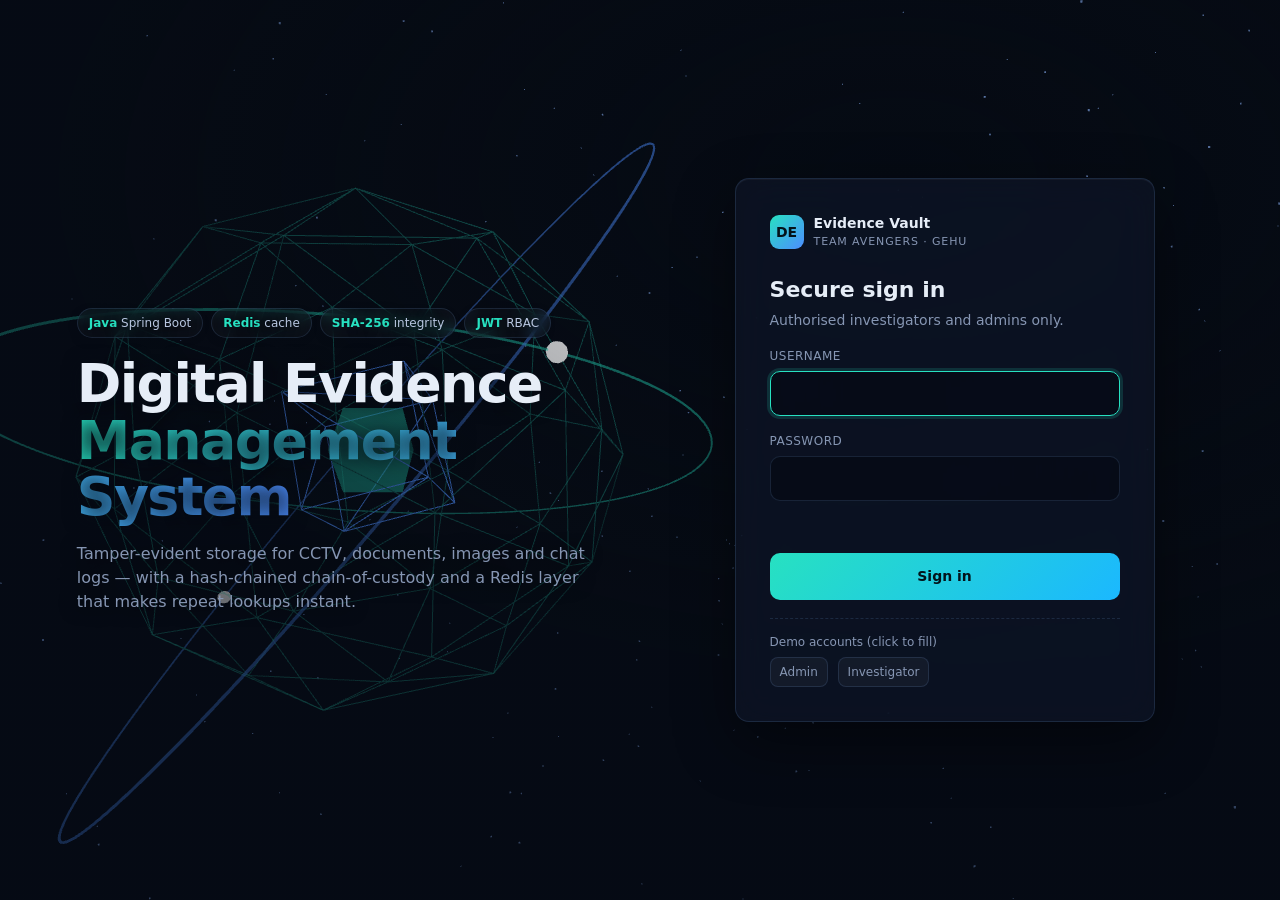
<file: src/main/resources/static/dashboard.html>
<!doctype html>
<html lang="en"><head>
<meta charset="utf-8"><meta name="viewport" content="width=device-width,initial-scale=1">
<title>Dashboard · Digital Evidence System</title>
<link rel="stylesheet" href="css/style.css">
</head><body>
<canvas id="bg3d" data-mode="compact" style="opacity:.55"></canvas><div class="veil"></div>
<div class="app">
  <aside class="side">
    <div class="brand"><div class="logo">DE</div><div><b>Evidence Vault</b><small>Redis · Spring Boot</small></div></div>
    <nav class="nav" id="nav">
      <a data-v="overview" class="on"><svg viewBox="0 0 24 24" fill="none" stroke="currentColor" stroke-width="2"><rect x="3" y="3" width="7" height="9"/><rect x="14" y="3" width="7" height="5"/><rect x="14" y="12" width="7" height="9"/><rect x="3" y="16" width="7" height="5"/></svg>Overview</a>
      <a data-v="cases"><svg viewBox="0 0 24 24" fill="none" stroke="currentColor" stroke-width="2"><path d="M3 7h6l2 2h10v10H3z"/></svg>Cases</a>
      <a data-v="evidence"><svg viewBox="0 0 24 24" fill="none" stroke="currentColor" stroke-width="2"><path d="M12 3l8 4v5c0 5-3.5 8-8 9-4.5-1-8-4-8-9V7z"/></svg>Evidence</a>
      <a data-v="audit"><svg viewBox="0 0 24 24" fill="none" stroke="currentColor" stroke-width="2"><path d="M4 6h16M4 12h16M4 18h10"/></svg>Chain of custody</a>
      <a data-v="bench"><svg viewBox="0 0 24 24" fill="none" stroke="currentColor" stroke-width="2"><path d="M13 2L4 14h7l-1 8 9-12h-7z"/></svg>Cache benchmark</a>
    </nav>
    <div class="me"><b id="meName">…</b><span class="role" id="meRole"></span><div style="margin-top:10px"><button class="btn ghost sm" id="logout">Sign out</button></div></div>
  </aside>

  <main class="main">
    <!-- OVERVIEW -->
    <section class="view on" id="v-overview">
      <div class="top"><div><h1>Command overview</h1><div class="muted">Live numbers from MySQL/H2 and Redis</div></div><button class="btn ghost sm" onclick="loadOverview()">Refresh</button></div>
      <div class="grid cards" id="cards"></div>
      <div class="grid two">
        <div class="glass panel"><h3>Request flow <span class="muted" style="font-weight:400">3D · live</span></h3>
          <canvas id="flow3d"></canvas>
          <div class="legend"><span><i class="dot" style="background:#34d399"></i>Cache HIT (App → Redis → App)</span><span><i class="dot" style="background:#ffb547"></i>Cache MISS (→ DB → Redis)</span></div>
          <div class="row" style="margin-top:12px"><button class="btn sm" id="demoRead">Simulate lookup</button><span class="muted" id="demoOut">Open any evidence twice to see MISS → HIT.</span></div>
        </div>
        <div class="grid" style="align-content:start">
          <div class="glass panel"><h3>Cache hit ratio</h3>
            <div class="big" id="ratio">0%</div>
            <div class="bars"><div class="bar"><div class="lbl"><span>Hits</span><b id="hitN">0</b></div><div class="track"><div class="fill" id="hitBar" style="background:var(--good)"></div></div></div>
            <div class="bar"><div class="lbl"><span>Misses</span><b id="missN">0</b></div><div class="track"><div class="fill" id="missBar" style="background:var(--warn)"></div></div></div></div>
          </div>
          <div class="glass panel"><h3>Evidence by type</h3><div class="bars" id="types"></div></div>
        </div>
      </div>
    </section>

    <!-- CASES -->
    <section class="view" id="v-cases">
      <div class="top"><div><h1>Cases</h1><div class="muted">Each case groups its evidence</div></div></div>
      <div class="glass panel" style="margin-bottom:16px"><h3>Open new case</h3>
        <form id="caseForm" class="form2">
          <div><label>Title</label><input id="cTitle" required placeholder="e.g. ATM skimming – Rajpur Road"></div>
          <div style="grid-column:span 2"><label>Description</label><input id="cDesc" placeholder="Short summary"></div>
          <div style="align-self:end"><button class="btn" style="width:100%">Create case</button></div>
        </form></div>
      <div class="glass panel tablewrap"><table><thead><tr><th>Case no.</th><th>Title</th><th>Status</th><th>Opened by</th><th>Source</th><th></th></tr></thead><tbody id="caseRows"></tbody></table></div>
    </section>

    <!-- EVIDENCE -->
    <section class="view" id="v-evidence">
      <div class="top"><div><h1>Evidence</h1><div class="muted">Upload, search, verify and download</div></div>
        <div class="row"><select id="caseSel" style="width:230px"></select><input id="q" placeholder="Search title / file / hash" style="width:230px"></div></div>
      <div class="glass panel" style="margin-bottom:16px"><h3>Upload evidence <span class="muted" style="font-weight:400">SHA-256 is computed on the server</span></h3>
        <form id="upForm" class="form2">
          <div><label>File</label><input type="file" id="upFile" required></div>
          <div><label>Title</label><input id="upTitle" placeholder="Defaults to file name"></div>
          <div><label>Type</label><select id="upType"><option>IMAGE</option><option>VIDEO</option><option>DOCUMENT</option><option>CHAT_LOG</option><option>OTHER</option></select></div>
          <div style="grid-column:span 2"><label>Description</label><input id="upDesc" placeholder="Where / how it was collected"></div>
          <div style="align-self:end"><button class="btn" style="width:100%" id="upBtn">Upload & hash</button></div>
        </form></div>
      <div class="glass panel"><div class="row" style="justify-content:space-between;margin-bottom:8px"><b>Results</b><span id="listSrc"></span></div>
        <div class="tablewrap"><table><thead><tr><th>#</th><th>Title</th><th>Type</th><th>Size</th><th>SHA-256</th><th>Integrity</th><th></th></tr></thead><tbody id="evRows"></tbody></table></div></div>
    </section>

    <!-- AUDIT -->
    <section class="view" id="v-audit">
      <div class="top"><div><h1>Chain of custody</h1><div class="muted">Every entry is hashed together with the previous one</div></div>
        <div class="row"><span id="chainRes"></span><button class="btn sm" id="chainBtn">Verify chain</button></div></div>
      <div class="glass panel tablewrap"><table><thead><tr><th>#</th><th>Time (UTC)</th><th>User</th><th>Action</th><th>Evidence</th><th>Details</th><th>Hash</th></tr></thead><tbody id="auRows"></tbody></table></div>
    </section>

    <!-- BENCH -->
    <section class="view" id="v-bench">
      <div class="top"><div><h1>Cache benchmark</h1><div class="muted">Same query N times: straight from the database vs. from Redis</div></div></div>
      <div class="glass panel" style="margin-bottom:16px"><div class="form2">
        <div><label>Case</label><select id="bCase"></select></div>
        <div><label>Requests</label><select id="bN"><option>200</option><option selected>1000</option><option>3000</option></select></div>
        <div style="align-self:end"><button class="btn" id="bRun" style="width:100%">Run benchmark</button></div></div></div>
      <div class="glass panel" id="bOut"><div class="empty">Press “Run benchmark”.</div></div>
    </section>
  </main>
</div>

<div class="modal" id="modal"><div class="glass box" id="modalBox"></div></div>
<div class="toast" id="toast"></div>
<script src="js/three.min.js"></script><script src="js/bg3d.js"></script><script src="js/flow3d.js"></script><script src="js/api.js"></script><script src="js/dashboard.js"></script>
</body></html>
</file>
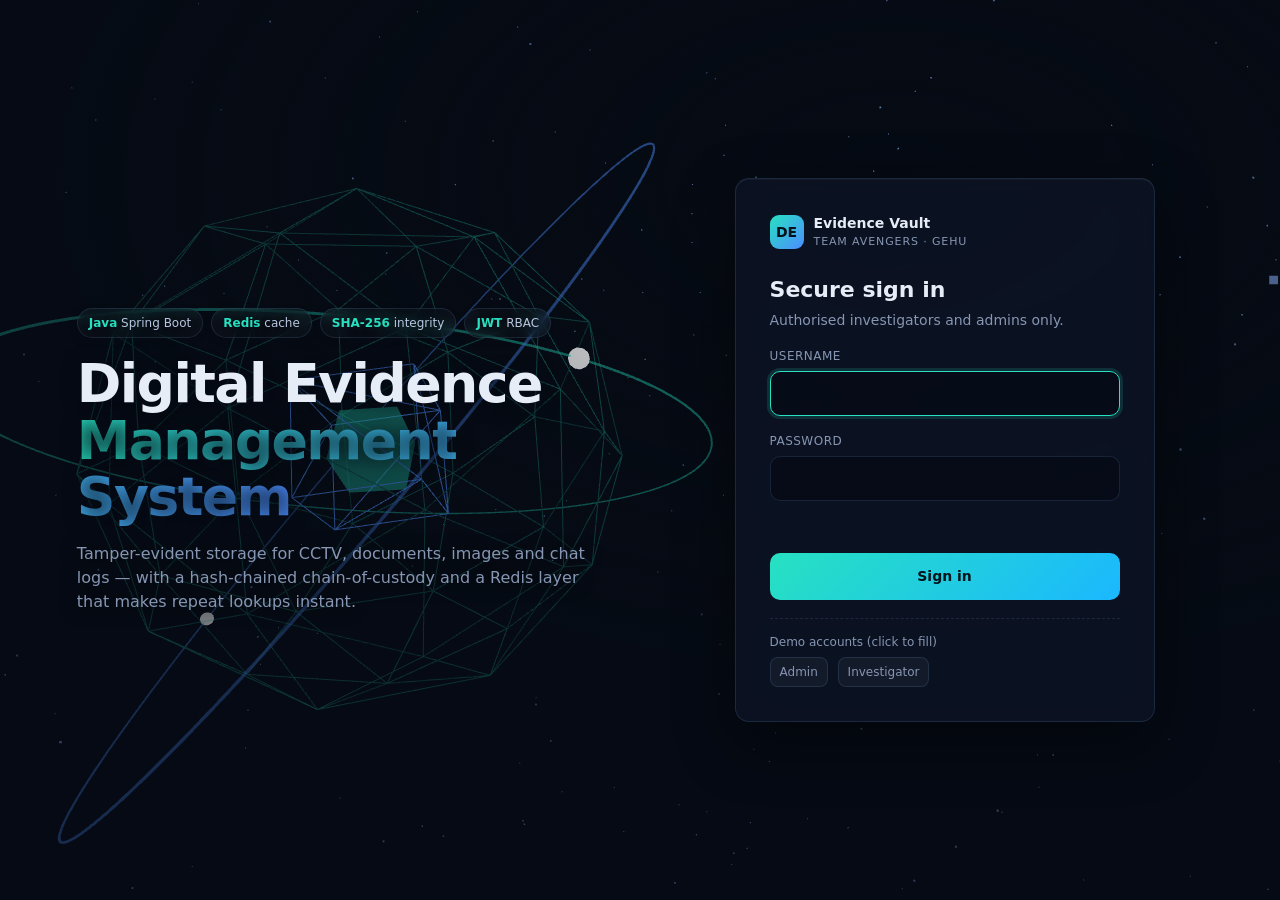
<file: src/main/resources/static/login.html>
<!doctype html>
<html lang="en"><head>
<meta charset="utf-8"><meta name="viewport" content="width=device-width,initial-scale=1">
<title>Sign in · Digital Evidence System</title>
<link rel="stylesheet" href="css/style.css">
</head><body>
<canvas id="bg3d"></canvas><div class="veil"></div>
<div class="login-wrap">
  <section class="hero">
    <div class="chips"><span class="chip"><b>Java</b> Spring Boot</span><span class="chip"><b>Redis</b> cache</span><span class="chip"><b>SHA-256</b> integrity</span><span class="chip"><b>JWT</b> RBAC</span></div>
    <h1 style="margin-top:18px">Digital Evidence<br><span>Management System</span></h1>
    <p>Tamper-evident storage for CCTV, documents, images and chat logs — with a hash-chained chain-of-custody and a Redis layer that makes repeat lookups instant.</p>
  </section>
  <form class="glass login-card" id="f" autocomplete="on">
    <div class="brand"><div class="logo">DE</div><div><b>Evidence Vault</b><small>Team Avengers · GEHU</small></div></div>
    <h2>Secure sign in</h2><div class="muted">Authorised investigators and admins only.</div>
    <label for="u">Username</label><input id="u" name="username" required autofocus autocomplete="username">
    <label for="p">Password</label><input id="p" name="password" type="password" required autocomplete="current-password">
    <div class="err" id="err" role="alert"></div>
    <button class="btn block" id="go" type="submit">Sign in</button>
    <div class="demo">Demo accounts (click to fill)<br>
      <button type="button" data-u="admin" data-p="admin123">Admin</button>
      <button type="button" data-u="investigator" data-p="invest123">Investigator</button>
    </div>
  </form>
</div>
<script src="js/three.min.js"></script><script src="js/bg3d.js"></script><script src="js/api.js"></script>
<script>
if (API.token()) location.href = 'dashboard.html';
document.querySelectorAll('.demo button').forEach(b => b.onclick = () => { u.value = b.dataset.u; p.value = b.dataset.p; });
f.onsubmit = async e => {
  e.preventDefault(); err.textContent = ''; go.disabled = true; go.textContent = 'Authenticating…';
  try {
    const r = await API.post('/api/auth/login', { username: u.value, password: p.value });
    sessionStorage.setItem('token', r.token); sessionStorage.setItem('user', JSON.stringify(r));
    location.href = 'dashboard.html';
  } catch (x) { err.textContent = x.message; go.disabled = false; go.textContent = 'Sign in'; }
};
</script>
</body></html>
</file>
<file: src/main/resources/static/css/style.css>
:root{
  --bg:#060b14; --panel:rgba(14,22,38,.72); --panel-solid:#0e1626; --line:rgba(120,160,220,.16);
  --text:#e6edf7; --muted:#8696b3; --accent:#27e1c1; --accent2:#4d8dff; --warn:#ffb547; --bad:#ff5d73; --good:#34d399;
  --radius:14px; --mono:ui-monospace,SFMono-Regular,Menlo,Consolas,monospace;
}
*{box-sizing:border-box;margin:0;padding:0}
html,body{height:100%}
body{background:var(--bg);color:var(--text);font-family:Inter,system-ui,-apple-system,"Segoe UI",Roboto,sans-serif;font-size:14px;line-height:1.5;overflow-x:hidden}
#bg3d{position:fixed;inset:0;z-index:0;width:100%;height:100%;display:block}
.veil{position:fixed;inset:0;z-index:1;background:radial-gradient(1200px 700px at 70% 20%,transparent,rgba(6,11,20,.55) 70%)}
button,input,select,textarea{font:inherit;color:inherit}
.mono{font-family:var(--mono)}
.muted{color:var(--muted)}
a{color:var(--accent)}

/* ---------- login ---------- */
.login-wrap{position:relative;z-index:2;min-height:100vh;display:grid;grid-template-columns:1.1fr 1fr;align-items:center;gap:40px;padding:40px 6vw}
.hero h1{font-size:clamp(30px,4.2vw,54px);line-height:1.05;letter-spacing:-.03em;font-weight:700}
.hero h1 span{background:linear-gradient(90deg,var(--accent),var(--accent2));-webkit-background-clip:text;background-clip:text;color:transparent}
.hero{text-shadow:0 2px 18px rgba(6,11,20,.9)}
.hero p{margin-top:16px;color:var(--muted);max-width:520px;font-size:16px}
.chips{display:flex;flex-wrap:wrap;gap:8px;margin-top:22px}
.chip{border:1px solid var(--line);background:rgba(255,255,255,.03);padding:5px 11px;border-radius:999px;font-size:12px;color:#b8c6e0;backdrop-filter:blur(6px)}
.chip b{color:var(--accent);font-weight:600}
.glass{background:var(--panel);border:1px solid var(--line);border-radius:var(--radius);backdrop-filter:blur(18px) saturate(140%);-webkit-backdrop-filter:blur(18px) saturate(140%);box-shadow:0 20px 60px rgba(0,0,0,.45),inset 0 1px 0 rgba(255,255,255,.04)}
.login-card{padding:34px;max-width:420px;width:100%;justify-self:center}
.brand{display:flex;align-items:center;gap:10px;margin-bottom:22px}
.logo{width:34px;height:34px;border-radius:9px;background:linear-gradient(135deg,var(--accent),var(--accent2));display:grid;place-items:center;color:#04121a;font-weight:800}
.brand small{display:block;color:var(--muted);font-size:11px;letter-spacing:.08em;text-transform:uppercase}
.login-card h2{font-size:22px;margin-bottom:4px}
label{display:block;font-size:12px;color:var(--muted);margin:16px 0 6px;letter-spacing:.04em;text-transform:uppercase}
input,select,textarea{width:100%;background:rgba(5,10,20,.7);border:1px solid var(--line);border-radius:10px;padding:11px 13px;outline:none;transition:border .15s,box-shadow .15s}
input:focus,select:focus,textarea:focus{border-color:var(--accent);box-shadow:0 0 0 3px rgba(39,225,193,.15)}
input[type=file]{padding:9px}
.btn{cursor:pointer;border:0;border-radius:10px;padding:11px 16px;font-weight:600;background:linear-gradient(135deg,var(--accent),#1bb8ff);color:#03141b;transition:transform .12s,filter .12s,box-shadow .12s}
.btn:hover{filter:brightness(1.08);transform:translateY(-1px);box-shadow:0 8px 22px rgba(39,225,193,.25)}
.btn:disabled{opacity:.6;cursor:wait;transform:none}
.btn.block{width:100%;margin-top:22px;padding:13px}
.btn.ghost{background:transparent;color:var(--text);border:1px solid var(--line)}
.btn.ghost:hover{border-color:var(--accent);box-shadow:none}
.btn.sm{padding:6px 10px;font-size:12px;border-radius:8px}
.btn.danger{background:transparent;border:1px solid rgba(255,93,115,.5);color:var(--bad)}
.err{color:var(--bad);font-size:13px;margin-top:12px;min-height:18px}
.demo{margin-top:18px;border-top:1px dashed var(--line);padding-top:14px;font-size:12px;color:var(--muted)}
.demo button{background:rgba(255,255,255,.04);border:1px solid var(--line);border-radius:8px;padding:5px 9px;cursor:pointer;margin:6px 6px 0 0;font-size:12px}
.demo button:hover{border-color:var(--accent)}

/* ---------- app shell ---------- */
.app{position:relative;z-index:2;display:grid;grid-template-columns:230px 1fr;min-height:100vh}
.side{padding:22px 14px;border-right:1px solid var(--line);background:rgba(7,12,22,.78);backdrop-filter:blur(14px);position:sticky;top:0;height:100vh;display:flex;flex-direction:column}
.side .brand{padding:0 8px;margin-bottom:26px}
.nav a{display:flex;align-items:center;gap:10px;padding:10px 12px;border-radius:10px;color:#a8b7d1;text-decoration:none;cursor:pointer;margin-bottom:4px;transition:background .15s}
.nav a:hover{background:rgba(255,255,255,.05)}
.nav a.on{background:linear-gradient(90deg,rgba(39,225,193,.16),rgba(77,141,255,.08));color:#fff;box-shadow:inset 2px 0 0 var(--accent)}
.nav svg{width:17px;height:17px;flex:none}
.me{margin-top:auto;padding:12px;border:1px solid var(--line);border-radius:12px;background:rgba(255,255,255,.03)}
.me b{display:block}
.role{display:inline-block;font-size:10px;letter-spacing:.08em;padding:2px 8px;border-radius:999px;margin-top:4px;background:rgba(77,141,255,.18);color:#8fb6ff}
.role.ADMIN{background:rgba(255,181,71,.16);color:var(--warn)}
.main{padding:26px 30px 50px;min-width:0}
.top{display:flex;justify-content:space-between;align-items:flex-end;margin-bottom:22px;gap:12px;flex-wrap:wrap}
.top h1{font-size:24px;letter-spacing:-.02em}
.view{display:none}.view.on{display:block;animation:fade .25s ease}
@keyframes fade{from{opacity:0;transform:translateY(6px)}to{opacity:1;transform:none}}
.grid{display:grid;gap:16px}
.cards{grid-template-columns:repeat(auto-fit,minmax(170px,1fr));margin-bottom:16px}
.stat{padding:16px 18px;position:relative;overflow:hidden}
.stat .k{font-size:11px;letter-spacing:.08em;text-transform:uppercase;color:var(--muted)}
.stat .v{font-size:28px;font-weight:700;margin-top:4px;letter-spacing:-.02em}
.stat .s{font-size:12px;color:var(--muted)}
.stat::after{content:"";position:absolute;right:-30px;top:-30px;width:90px;height:90px;border-radius:50%;background:radial-gradient(circle,var(--glow,rgba(39,225,193,.22)),transparent 70%)}
.two{grid-template-columns:1.25fr 1fr}
.panel{padding:18px}
.panel h3{font-size:14px;margin-bottom:12px;display:flex;justify-content:space-between;align-items:center}
#flow3d{width:100%;height:300px;display:block;border-radius:10px}
.legend{display:flex;gap:14px;font-size:12px;color:var(--muted);margin-top:8px;flex-wrap:wrap}
.dot{display:inline-block;width:9px;height:9px;border-radius:50%;margin-right:6px}
table{width:100%;border-collapse:collapse}
th{font-size:11px;text-transform:uppercase;letter-spacing:.07em;color:var(--muted);text-align:left;padding:10px 10px;border-bottom:1px solid var(--line);font-weight:600}
td{padding:11px 10px;border-bottom:1px solid rgba(120,160,220,.08);vertical-align:middle}
tr:hover td{background:rgba(255,255,255,.025)}
.tablewrap{overflow-x:auto}
.badge{display:inline-block;padding:2px 9px;border-radius:999px;font-size:11px;font-weight:600;letter-spacing:.03em}
.b-VERIFIED{background:rgba(52,211,153,.14);color:var(--good)}
.b-TAMPERED{background:rgba(255,93,115,.16);color:var(--bad)}
.b-UNVERIFIED{background:rgba(255,181,71,.14);color:var(--warn)}
.b-OPEN{background:rgba(77,141,255,.16);color:#8fb6ff}
.b-CLOSED{background:rgba(134,150,179,.18);color:var(--muted)}
.src{font-family:var(--mono);font-size:11px;padding:2px 8px;border-radius:6px;border:1px solid var(--line)}
.src.REDIS{color:#ff7a7a;border-color:rgba(255,122,122,.4);background:rgba(255,122,122,.08)}
.src.DATABASE{color:#8fb6ff;border-color:rgba(143,182,255,.4);background:rgba(143,182,255,.08)}
.row{display:flex;gap:10px;flex-wrap:wrap;align-items:center}
.form2{display:grid;grid-template-columns:repeat(auto-fit,minmax(200px,1fr));gap:0 14px}
.bars .bar{margin:12px 0}
.bar .lbl{display:flex;justify-content:space-between;font-size:12px;color:var(--muted);margin-bottom:5px}
.bar .track{height:14px;background:rgba(255,255,255,.06);border-radius:8px;overflow:hidden}
.bar .fill{height:100%;border-radius:8px;width:0;transition:width .9s cubic-bezier(.2,.8,.2,1)}
.big{font-size:44px;font-weight:800;letter-spacing:-.03em;background:linear-gradient(90deg,var(--accent),var(--accent2));-webkit-background-clip:text;background-clip:text;color:transparent}
.modal{position:fixed;inset:0;z-index:50;background:rgba(2,6,12,.7);backdrop-filter:blur(4px);display:none;align-items:center;justify-content:center;padding:20px}
.modal.on{display:flex}
.modal .box{max-width:720px;width:100%;max-height:88vh;overflow:auto;padding:24px;background:var(--panel-solid)}
.kv{display:grid;grid-template-columns:140px 1fr;gap:8px 14px;margin:14px 0}
.kv div:nth-child(odd){color:var(--muted);font-size:12px;text-transform:uppercase;letter-spacing:.06em;padding-top:2px}
.hash{font-family:var(--mono);font-size:12px;word-break:break-all;color:#bfe9ff}
.toast{position:fixed;right:22px;bottom:22px;z-index:99;background:var(--panel-solid);border:1px solid var(--line);border-left:3px solid var(--accent);padding:12px 16px;border-radius:10px;max-width:360px;transform:translateY(20px);opacity:0;transition:.25s;pointer-events:none}
.toast.on{transform:none;opacity:1}.toast.bad{border-left-color:var(--bad)}
.empty{text-align:center;color:var(--muted);padding:30px}
@media(max-width:900px){.login-wrap{grid-template-columns:1fr}.hero{display:none}.app{grid-template-columns:1fr}.side{position:static;height:auto;flex-direction:row;flex-wrap:wrap;align-items:center}.me{margin:0 0 0 auto}.two{grid-template-columns:1fr}.main{padding:18px}}
</file>
